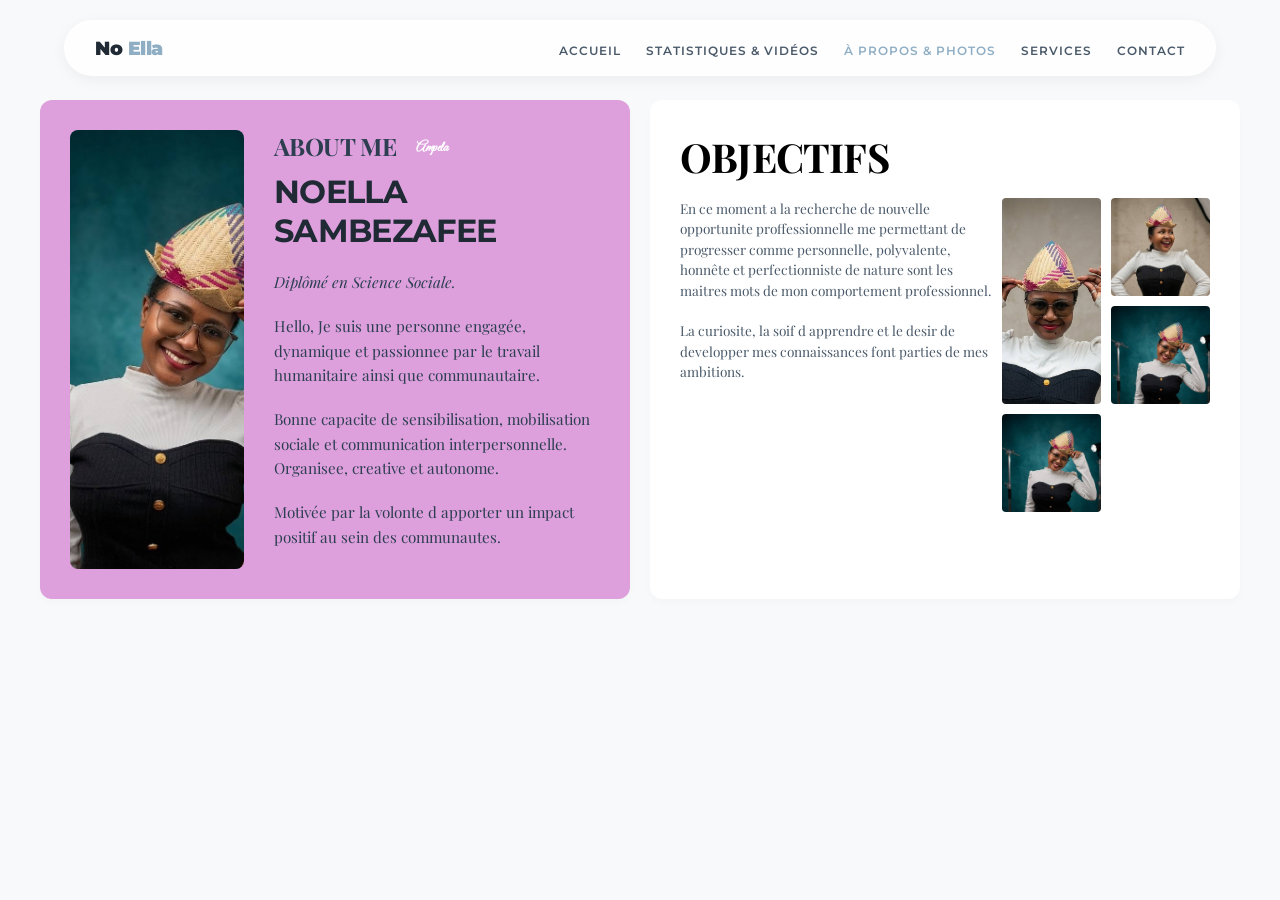
<file: about.html>
<!DOCTYPE html>
<html lang="fr">
<head>
    <meta charset="UTF-8">
    <meta name="viewport" content="width=device-width, initial-scale=1.0">
    <title>Portfolio</title>
    <!-- Importation des polices Google Fonts -->
    <link rel="preconnect" href="https://fonts.googleapis.com">
    <link rel="preconnect" href="https://fonts.gstatic.com" crossorigin>
    <link href="https://fonts.googleapis.com/css2?family=Great+Vibes&family=Montserrat:wght@400;700;900&family=Playfair+Display:ital,wght@0,400;0,700;1,400&display=swap" rel="stylesheet">
    <!-- FontAwesome pour les icônes -->
    <link rel="stylesheet" href="https://cdnjs.cloudflare.com/ajax/libs/font-awesome/6.4.0/css/all.min.css">
    <link rel="stylesheet" href="style.css">

    
</head>
<body>

    <header>
        <a href="hero.html" class="logo-menu">No <span>Ella</span></a>
        
        <button class="menu-toggle" id="mobile-menu-btn" aria-label="Menu">
            <span></span>
            <span></span>
            <span></span>
        </button>

        <ul class="nav-links" id="nav-links">
            <li><a href="hero.html">Accueil</a></li>
            <li><a href="stats_vid.html">Statistiques & Vidéos</a></li>
            <li><a href="about.html" class="active">À propos & Photos</a></li>
            <li><a href="service.html">Services</a></li>
            <li><a href="contact.html">Contact</a></li>
        </ul>
    </header>

        <div class="grid-2-col">
            <!-- SECTION 4 : ABOUT -->
            <section id="about" class="card section-bg">
                <div class="about-grid">
                    <img src="./images/image01.jpg" alt="About Arden">
                    <div class="about-text">
                        <h2>ABOUT ME <span class="script-subtitle">Ampela</span></h2>
                        <h3>NOELLA SAMBEZAFEE</h3>
                        <p><i>Diplômé en Science Sociale.</i></p>
                        <p>Hello, Je suis une personne engagée, dynamique et passionnee par le travail humanitaire ainsi que communautaire.</p>
                        <p>Bonne capacite de sensibilisation, mobilisation sociale et communication interpersonnelle. Organisee, creative et autonome.</p>
                        <p>Motivée par la volonte d apporter un impact positif au sein des communautes.</p>
                    </div>
                </div>
            </section>

            <!-- SECTION 5 : PHOTOGRAPHY -->
            <section id="photo" class="card section-bg-white">
                <h2 class="section-title">OBJECTIFS <span class="script-subtitle">Ampela</span></h2>
                <div class="photo-grid">
                    <div class="photo-text">
                        <p>En ce moment a la recherche de nouvelle opportunite proffessionnelle me permettant de progresser comme personnelle, polyvalente, honnête et perfectionniste de nature sont les maitres mots de mon comportement professionnel.</p><br>
                        <p>La curiosite, la soif d apprendre et le desir de developper mes connaissances font parties de mes ambitions.</p>
                    </div>
                    <div class="photo-collage">
                        <img src="./images/image03.jpg" class="tall" alt="Photo 1">
                        <img src="./images/image02.jpg" alt="Photo 2">
                        <img src="./images/image01.jpg" alt="Photo 3">
                        <img src="./images/image01.jpg" alt="Photo 4">
                    </div>
                </div>
            </section>
        </div>

<!-- JAVASCRIPT POUR LE MENU MOBILE ET LE SCROLL -->
    <script>
        document.addEventListener('DOMContentLoaded', function() {
            const menuToggle = document.getElementById('mobile-menu-btn');
            const navLinks = document.getElementById('nav-links');
            const links = navLinks.querySelectorAll('a');

            // 1. Ouvrir / Fermer le menu sur mobile
            menuToggle.addEventListener('click', function() {
                navLinks.classList.toggle('active');
                
                // Animation du burger vers croix
                const spans = this.querySelectorAll('span');
                if(navLinks.classList.contains('active')) {
                    spans[0].style.transform = 'rotate(45deg) translate(5px, 5px)';
                    spans[1].style.opacity = '0';
                    spans[2].style.transform = 'rotate(-45deg) translate(7px, -7px)';
                } else {
                    spans[0].style.transform = 'none';
                    spans[1].style.opacity = '1';
                    spans[2].style.transform = 'none';
                }
            });

            // 2. Fermer le menu automatiquement quand on clique sur un lien
            links.forEach(link => {
                link.addEventListener('click', function(e) {
                    // Fermer le menu mobile
                    navLinks.classList.remove('active');
                    const spans = menuToggle.querySelectorAll('span');
                    spans[0].style.transform = 'none';
                    spans[1].style.opacity = '1';
                    spans[2].style.transform = 'none';
                });
            });

            // 3. Mettre en surbrillance le lien actif lors du défilement (Scroll Spy)
            const sections = document.querySelectorAll('section[id]');
            
            window.addEventListener('scroll', function() {
                let current = '';
                sections.forEach(section => {
                    const sectionTop = section.offsetTop - 150; // Marge ajustable
                    if (scrollY >= sectionTop) {
                        current = section.getAttribute('id');
                    }
                });

                links.forEach(link => {
                    link.classList.remove('active');
                    if (link.getAttribute('href') === '#' + current) {
                        link.classList.add('active');
                    }
                });
            });
        });
    </script>
</body>
</html>
</file>
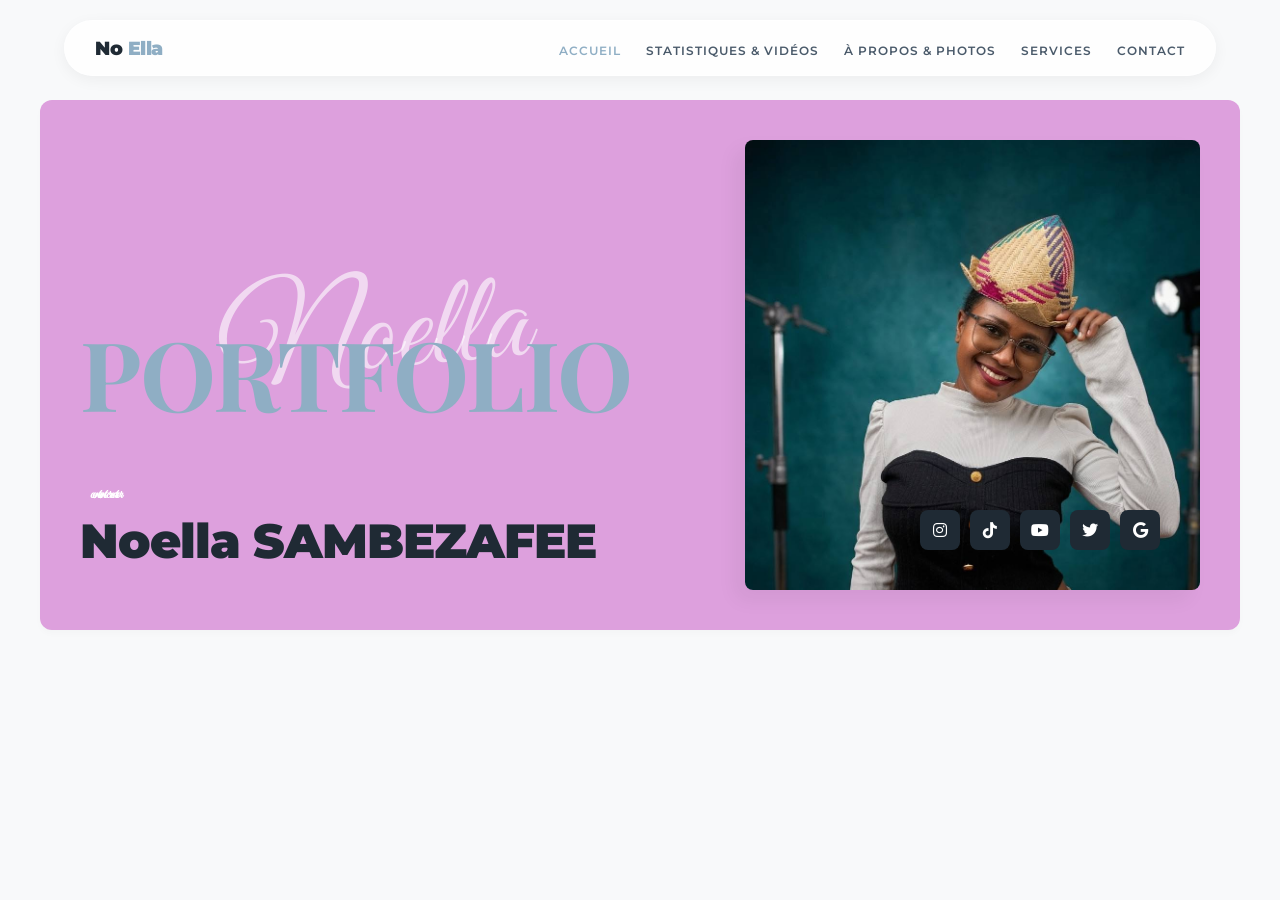
<file: hero.html>
<!DOCTYPE html>
<html lang="fr">
<head>
    <meta charset="UTF-8">
    <meta name="viewport" content="width=device-width, initial-scale=1.0">
    <title>Portfolio</title>
    <!-- Importation des polices Google Fonts -->
    <link rel="preconnect" href="https://fonts.googleapis.com">
    <link rel="preconnect" href="https://fonts.gstatic.com" crossorigin>
    <link href="https://fonts.googleapis.com/css2?family=Great+Vibes&family=Montserrat:wght@400;700;900&family=Playfair+Display:ital,wght@0,400;0,700;1,400&display=swap" rel="stylesheet">
    <!-- FontAwesome pour les icônes -->
    <link rel="stylesheet" href="https://cdnjs.cloudflare.com/ajax/libs/font-awesome/6.4.0/css/all.min.css">
    <link rel="stylesheet" href="style.css">

    
</head>
<body>

    <!-- MENU DE NAVIGATION (HEADER) -->
    <header>
        <a href="hero.html" class="logo-menu">No <span>Ella</span></a>
        
        <button class="menu-toggle" id="mobile-menu-btn" aria-label="Menu">
            <span></span>
            <span></span>
            <span></span>
        </button>

        <ul class="nav-links" id="nav-links">
            <li><a href="hero.html" class="active">Accueil</a></li>
            <li><a href="stats_vid.html">Statistiques & Vidéos</a></li>
            <li><a href="about.html">À propos & Photos</a></li>
            <li><a href="service.html">Services</a></li>
            <li><a href="contact.html">Contact</a></li>
        </ul>
    </header>

    <!-- CONTENU PRINCIPAL -->
    <div class="container">

        <!-- SECTION 1 : HERO -->
        <section id="hero" class="card hero">
            <div class="hero-background-script">Noella</div>
            <div class="hero-content">
                <h1>PORTFOLIO <span class="script-subtitle">content creator</span></h1>
                <div class="name">Noella SAMBEZAFEE</div>
            </div>
            <div class="hero-image">
                <img src="./images/image01.jpg" alt="Arden Vale Profile">
                <div class="social-icons">
                    <a href="#"><i class="fab fa-instagram"></i></a>
                    <a href="#"><i class="fab fa-tiktok"></i></a>
                    <a href="#"><i class="fab fa-youtube"></i></a>
                    <a href="#"><i class="fab fa-twitter"></i></a>
                    <a href="#"><i class="fab fa-google"></i></a>
                </div>
            </div>
        </section>

    <!-- JAVASCRIPT POUR LE MENU MOBILE ET LE SCROLL -->
    <script>
        document.addEventListener('DOMContentLoaded', function() {
            const menuToggle = document.getElementById('mobile-menu-btn');
            const navLinks = document.getElementById('nav-links');
            const links = navLinks.querySelectorAll('a');

            // 1. Ouvrir / Fermer le menu sur mobile
            menuToggle.addEventListener('click', function() {
                navLinks.classList.toggle('active');
                
                // Animation du burger vers croix
                const spans = this.querySelectorAll('span');
                if(navLinks.classList.contains('active')) {
                    spans[0].style.transform = 'rotate(45deg) translate(5px, 5px)';
                    spans[1].style.opacity = '0';
                    spans[2].style.transform = 'rotate(-45deg) translate(7px, -7px)';
                } else {
                    spans[0].style.transform = 'none';
                    spans[1].style.opacity = '1';
                    spans[2].style.transform = 'none';
                }
            });

            // 2. Fermer le menu automatiquement quand on clique sur un lien
            links.forEach(link => {
                link.addEventListener('click', function(e) {
                    // Fermer le menu mobile
                    navLinks.classList.remove('active');
                    const spans = menuToggle.querySelectorAll('span');
                    spans[0].style.transform = 'none';
                    spans[1].style.opacity = '1';
                    spans[2].style.transform = 'none';
                });
            });

            // 3. Mettre en surbrillance le lien actif lors du défilement (Scroll Spy)
            const sections = document.querySelectorAll('section[id]');
            
            window.addEventListener('scroll', function() {
                let current = '';
                sections.forEach(section => {
                    const sectionTop = section.offsetTop - 150; // Marge ajustable
                    if (scrollY >= sectionTop) {
                        current = section.getAttribute('id');
                    }
                });

                links.forEach(link => {
                    link.classList.remove('active');
                    if (link.getAttribute('href') === '#' + current) {
                        link.classList.add('active');
                    }
                });
            });
        });
    </script>

</body>
</html>
</file>
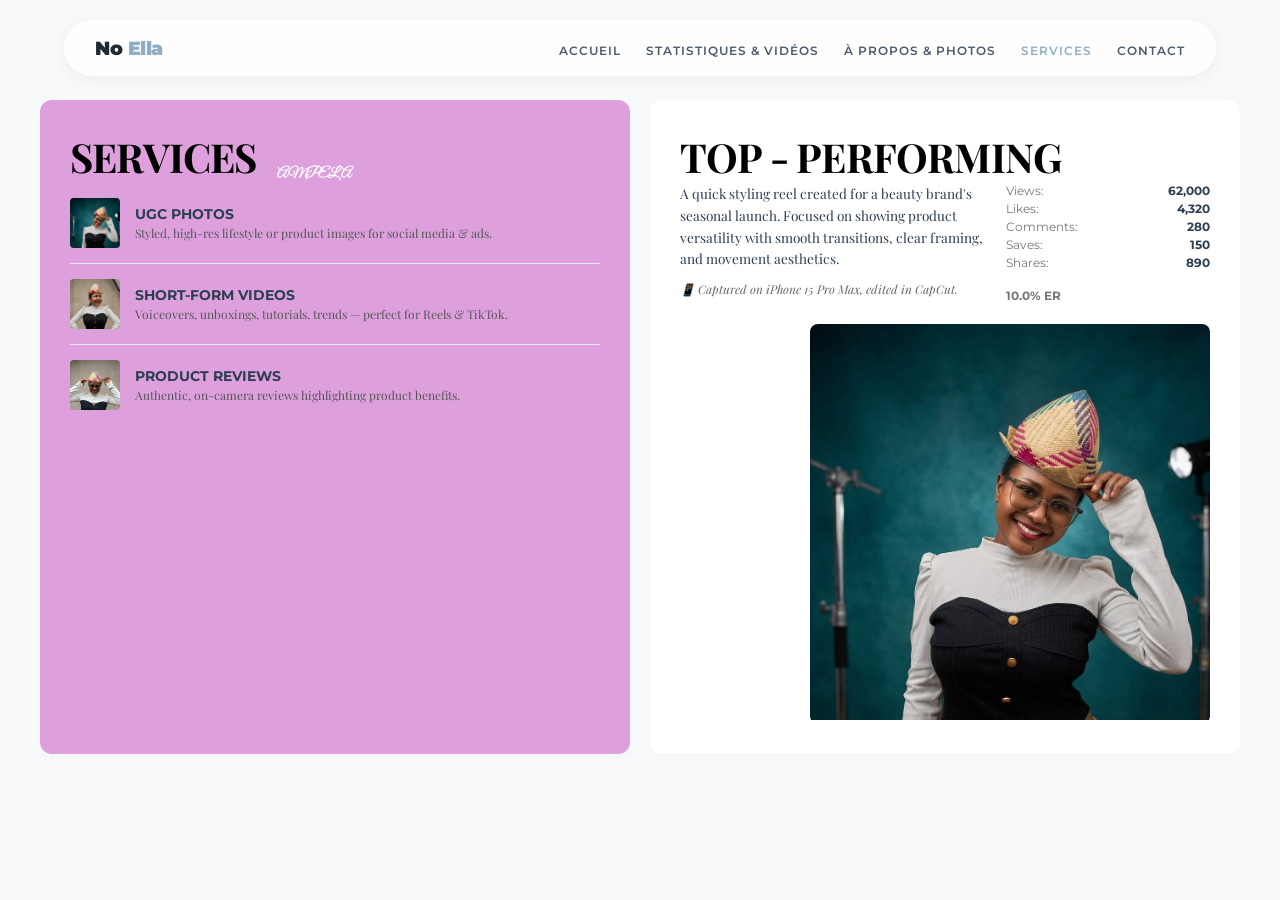
<file: service.html>
<!DOCTYPE html>
<html lang="fr">
<head>
    <meta charset="UTF-8">
    <meta name="viewport" content="width=device-width, initial-scale=1.0">
    <title>Portfolio</title>
    <!-- Importation des polices Google Fonts -->
    <link rel="preconnect" href="https://fonts.googleapis.com">
    <link rel="preconnect" href="https://fonts.gstatic.com" crossorigin>
    <link href="https://fonts.googleapis.com/css2?family=Great+Vibes&family=Montserrat:wght@400;700;900&family=Playfair+Display:ital,wght@0,400;0,700;1,400&display=swap" rel="stylesheet">
    <!-- FontAwesome pour les icônes -->
    <link rel="stylesheet" href="https://cdnjs.cloudflare.com/ajax/libs/font-awesome/6.4.0/css/all.min.css">
    <link rel="stylesheet" href="style.css">

    
</head>
<body>
    
    <header>
        <a href="hero.html" class="logo-menu">No <span>Ella</span></a>
        
        <button class="menu-toggle" id="mobile-menu-btn" aria-label="Menu">
            <span></span>
            <span></span>
            <span></span>
        </button>

        <ul class="nav-links" id="nav-links">
            <li><a href="hero.html">Accueil</a></li>
            <li><a href="stats_vid.html">Statistiques & Vidéos</a></li>
            <li><a href="about.html">À propos & Photos</a></li>
            <li><a href="service.html" class="active">Services</a></li>
            <li><a href="contact.html">Contact</a></li>
        </ul>
    </header>

        <div class="grid-2-col">
            <!-- SECTION 6 : SERVICES -->
            <section id="services" class="card section-bg">
                <h2 class="section-title">SERVICES <span class="script-subtitle">Ampela</span></h2>
                <div class="services-list">
                    <div class="service-item">
                        <div class="service-icon"><img src="./images/image01.jpg" alt="Icon"></div>
                        <div class="service-info">
                            <h4>UGC PHOTOS</h4>
                            <p>Styled, high-res lifestyle or product images for social media & ads.</p>
                        </div>
                    </div>
                    <div class="service-item">
                        <div class="service-icon"><img src="./images/image02.jpg" alt="Icon"></div>
                        <div class="service-info">
                            <h4>SHORT-FORM VIDEOS</h4>
                            <p>Voiceovers, unboxings, tutorials, trends — perfect for Reels & TikTok.</p>
                        </div>
                    </div>
                    <div class="service-item">
                        <div class="service-icon"><img src="./images/image03.jpg" alt="Icon"></div>
                        <div class="service-info">
                            <h4>PRODUCT REVIEWS</h4>
                            <p>Authentic, on-camera reviews highlighting product benefits.</p>
                        </div>
                    </div>
                </div>
            </section>

            <!-- SECTION 7 : TOP PERFORMING VIDEO -->
            <section id="top-video" class="card section-bg-white">
                <h2 class="section-title">TOP - PERFORMING <span class="script-subtitle">video</span></h2>
                <div class="top-video-layout">
                    <div class="top-video-text">
                        <p>A quick styling reel created for a beauty brand's seasonal launch. Focused on showing product versatility with smooth transitions, clear framing, and movement aesthetics.</p>
                        <p class="sub">📱 Captured on iPhone 15 Pro Max, edited in CapCut.</p>
                    </div>
                    <div class="top-video-metrics">
                        <div class="metric-row"><span>Views:</span> <span>62,000</span></div>
                        <div class="metric-row"><span>Likes:</span> <span>4,320</span></div>
                        <div class="metric-row"><span>Comments:</span> <span>280</span></div>
                        <div class="metric-row"><span>Saves:</span> <span>150</span></div>
                        <div class="metric-row"><span>Shares:</span> <span>890</span></div>
                        <br>
                        <div class="metric-row" style="font-weight: 700; color: #2c3e50;"><span>10.0% ER</span></div>
                    </div>
                </div>
                <div class="top-img-wrap" style="margin-top: 15px; max-width: 400px; margin-left: auto;">
                    <img src="./images/image01.jpg" alt="Top Performing Video">
                </div>
            </section>
        </div>

<!-- JAVASCRIPT POUR LE MENU MOBILE ET LE SCROLL -->
    <script>
        document.addEventListener('DOMContentLoaded', function() {
            const menuToggle = document.getElementById('mobile-menu-btn');
            const navLinks = document.getElementById('nav-links');
            const links = navLinks.querySelectorAll('a');

            // 1. Ouvrir / Fermer le menu sur mobile
            menuToggle.addEventListener('click', function() {
                navLinks.classList.toggle('active');
                
                // Animation du burger vers croix
                const spans = this.querySelectorAll('span');
                if(navLinks.classList.contains('active')) {
                    spans[0].style.transform = 'rotate(45deg) translate(5px, 5px)';
                    spans[1].style.opacity = '0';
                    spans[2].style.transform = 'rotate(-45deg) translate(7px, -7px)';
                } else {
                    spans[0].style.transform = 'none';
                    spans[1].style.opacity = '1';
                    spans[2].style.transform = 'none';
                }
            });

            // 2. Fermer le menu automatiquement quand on clique sur un lien
            links.forEach(link => {
                link.addEventListener('click', function(e) {
                    // Fermer le menu mobile
                    navLinks.classList.remove('active');
                    const spans = menuToggle.querySelectorAll('span');
                    spans[0].style.transform = 'none';
                    spans[1].style.opacity = '1';
                    spans[2].style.transform = 'none';
                });
            });

            // 3. Mettre en surbrillance le lien actif lors du défilement (Scroll Spy)
            const sections = document.querySelectorAll('section[id]');
            
            window.addEventListener('scroll', function() {
                let current = '';
                sections.forEach(section => {
                    const sectionTop = section.offsetTop - 150; // Marge ajustable
                    if (scrollY >= sectionTop) {
                        current = section.getAttribute('id');
                    }
                });

                links.forEach(link => {
                    link.classList.remove('active');
                    if (link.getAttribute('href') === '#' + current) {
                        link.classList.add('active');
                    }
                });
            });
        });
    </script>
</body>
</html>
</file>
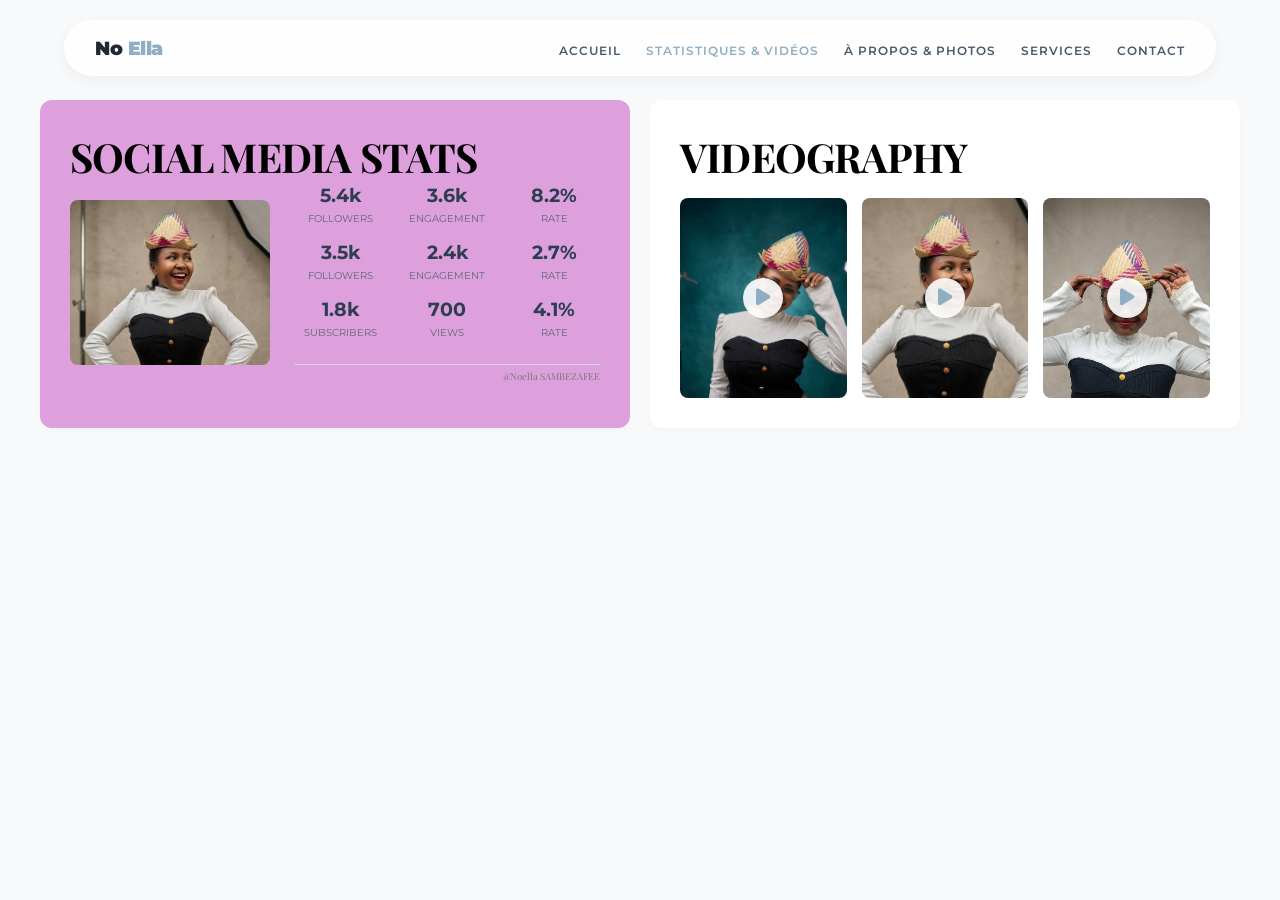
<file: stats_vid.html>
<!DOCTYPE html>
<html lang="fr">
<head>
    <meta charset="UTF-8">
    <meta name="viewport" content="width=device-width, initial-scale=1.0">
    <title>Portfolio</title>
    <!-- Importation des polices Google Fonts -->
    <link rel="preconnect" href="https://fonts.googleapis.com">
    <link rel="preconnect" href="https://fonts.gstatic.com" crossorigin>
    <link href="https://fonts.googleapis.com/css2?family=Great+Vibes&family=Montserrat:wght@400;700;900&family=Playfair+Display:ital,wght@0,400;0,700;1,400&display=swap" rel="stylesheet">
    <!-- FontAwesome pour les icônes -->
    <link rel="stylesheet" href="https://cdnjs.cloudflare.com/ajax/libs/font-awesome/6.4.0/css/all.min.css">
    <link rel="stylesheet" href="style.css">

    
</head>
<body>

    <header>
        <a href="hero.html" class="logo-menu">No <span>Ella</span></a>
        
        <button class="menu-toggle" id="mobile-menu-btn" aria-label="Menu">
            <span></span>
            <span></span>
            <span></span>
        </button>

        <ul class="nav-links" id="nav-links">
            <li><a href="hero.html">Accueil</a></li>
            <li><a href="stats_vid.html" class="active">Statistiques & Vidéos</a></li>
            <li><a href="about.html">À propos & Photos</a></li>
            <li><a href="service.html">Services</a></li>
            <li><a href="contact.html">Contact</a></li>
        </ul>
    </header>

        <div class="grid-2-col">
            <!-- SECTION 2 : STATS -->
            <section id="stats" class="card section-bg">
                <h2 class="section-title">SOCIAL MEDIA STATS</h2>
                <div class="stats-layout">
                    <img src="./images/image02.jpg" alt="Creator">
                    <div class="stats-grid">
                        <div class="stat-col"><span class="stat-val">5.4k</span><span class="stat-label">FOLLOWERS</span></div>
                        <div class="stat-col"><span class="stat-val">3.6k</span><span class="stat-label">ENGAGEMENT</span></div>
                        <div class="stat-col"><span class="stat-val">8.2%</span><span class="stat-label">RATE</span></div>
                        
                        <div class="stat-col"><span class="stat-val">3.5k</span><span class="stat-label">FOLLOWERS</span></div>
                        <div class="stat-col"><span class="stat-val">2.4k</span><span class="stat-label">ENGAGEMENT</span></div>
                        <div class="stat-col"><span class="stat-val">2.7%</span><span class="stat-label">RATE</span></div>

                        <div class="stat-col"><span class="stat-val">1.8k</span><span class="stat-label">SUBSCRIBERS</span></div>
                        <div class="stat-col"><span class="stat-val">700</span><span class="stat-label">VIEWS</span></div>
                        <div class="stat-col"><span class="stat-val">4.1%</span><span class="stat-label">RATE</span></div>
                        <div class="stat-total">@Noella SAMBEZAFEE</div>
                    </div>
                </div>
            </section>

            <!-- SECTION 3 : VIDEOGRAPHY -->
            <section id="video" class="card section-bg-white">
                <h2 class="section-title">VIDEOGRAPHY <span class="script-subtitle">content creator</span></h2>
                <div class="video-grid">
                    <div class="video-thumb">
                        <img src="./images/image01.jpg" alt="Video 1">
                        <div class="play-btn"><i class="fas fa-play"></i></div>
                    </div>
                    <div class="video-thumb">
                        <img src="./images/image02.jpg" alt="Video 2">
                        <div class="play-btn"><i class="fas fa-play"></i></div>
                    </div>
                    <div class="video-thumb">
                        <img src="./images/image03.jpg" alt="Video 3">
                        <div class="play-btn"><i class="fas fa-play"></i></div>
                    </div>
                </div>
            </section>
        </div>

<!-- JAVASCRIPT POUR LE MENU MOBILE ET LE SCROLL -->
    <script>
        document.addEventListener('DOMContentLoaded', function() {
            const menuToggle = document.getElementById('mobile-menu-btn');
            const navLinks = document.getElementById('nav-links');
            const links = navLinks.querySelectorAll('a');

            // 1. Ouvrir / Fermer le menu sur mobile
            menuToggle.addEventListener('click', function() {
                navLinks.classList.toggle('active');
                
                // Animation du burger vers croix
                const spans = this.querySelectorAll('span');
                if(navLinks.classList.contains('active')) {
                    spans[0].style.transform = 'rotate(45deg) translate(5px, 5px)';
                    spans[1].style.opacity = '0';
                    spans[2].style.transform = 'rotate(-45deg) translate(7px, -7px)';
                } else {
                    spans[0].style.transform = 'none';
                    spans[1].style.opacity = '1';
                    spans[2].style.transform = 'none';
                }
            });

            // 2. Fermer le menu automatiquement quand on clique sur un lien
            links.forEach(link => {
                link.addEventListener('click', function(e) {
                    // Fermer le menu mobile
                    navLinks.classList.remove('active');
                    const spans = menuToggle.querySelectorAll('span');
                    spans[0].style.transform = 'none';
                    spans[1].style.opacity = '1';
                    spans[2].style.transform = 'none';
                });
            });

            // 3. Mettre en surbrillance le lien actif lors du défilement (Scroll Spy)
            const sections = document.querySelectorAll('section[id]');
            
            window.addEventListener('scroll', function() {
                let current = '';
                sections.forEach(section => {
                    const sectionTop = section.offsetTop - 150; // Marge ajustable
                    if (scrollY >= sectionTop) {
                        current = section.getAttribute('id');
                    }
                });

                links.forEach(link => {
                    link.classList.remove('active');
                    if (link.getAttribute('href') === '#' + current) {
                        link.classList.add('active');
                    }
                });
            });
        });
    </script>
</body>
</html>
</file>
<file: style.css>
/* --- RESET & GLOBAL --- */
        * { margin: 0; padding: 0; box-sizing: border-box; }

        body {
            font-family: 'Playfair Display', serif;
            background-color: #f8f9fa;
            color: #2c3e50;
            padding: 40px;
            padding-top: 100px; /* Important : Pour que le contenu ne passe pas sous le menu fixe */
            display: flex;
            justify-content: center;
        }

        .container {
            max-width: 1200px;
            width: 100%;
            display: flex;
            flex-direction: column;
            gap: 20px;
        }

        /* --- COULEURS & TYPOGRAPHIE --- */
        :root {
            --bg-light-blue: #e0ecf5;
            --bg-card: #f2f6fa;
            --text-dark: #1f2a34;
            --accent-blue: #8faec4;
        }

        h1, h2, h3 { font-weight: 700; letter-spacing: -0.02em; }
        .script-title { font-family: 'Great Vibes', cursive; color: var(--accent-blue); }
        .script-subtitle { font-family: 'Great Vibes', cursive; color: #ffffff; font-size: 0.9rem; margin-left: 10px; }
        .section-title { font-size: 2.5rem; color: black; text-transform: uppercase; display: flex; align-items: flex-end; gap: 10px; flex-wrap: wrap; }
        
        .card {
            background: #fff;
            border-radius: 12px;
            overflow: hidden;
            box-shadow: 0 4px 6px rgba(0,0,0,0.02);
        }

        /* --- NAVIGATION HEADER (MENU) --- */
        header {
            position: fixed;
            top: 20px;
            left: 50%;
            transform: translateX(-50%);
            width: 90%;
            max-width: 1200px;
            background: rgba(255, 255, 255, 0.8);
            backdrop-filter: blur(10px);
            padding: 15px 30px;
            border-radius: 50px;
            display: flex;
            justify-content: space-between;
            align-items: center;
            z-index: 1000;
            box-shadow: 0 4px 15px rgba(0,0,0,0.05);
            border: 1px solid rgba(255,255,255,0.4);
        }

        .logo-menu {
            font-family: 'Montserrat', sans-serif;
            font-weight: 900;
            font-size: 1.2rem;
            color: var(--text-dark);
            letter-spacing: -0.5px;
            text-decoration: none;
        }
        .logo-menu span { color: var(--accent-blue); }

        .nav-links {
            display: flex;
            gap: 25px;
            list-style: none;
            align-items: center;
        }

        .nav-links a {
            text-decoration: none;
            font-family: 'Montserrat', sans-serif;
            font-size: 0.75rem;
            font-weight: 600;
            color: #4a5a6a;
            text-transform: uppercase;
            letter-spacing: 1px;
            transition: color 0.3s ease;
            position: relative;
        }

        .nav-links a:hover, .nav-links a.active {
            color: var(--accent-blue);
        }

        /* Petit trait souligné au survol */
        .nav-links a::after {
            content: '';
            position: absolute;
            width: 0;
            height: 2px;
            bottom: -4px;
            left: 0;
            background-color: var(--accent-blue);
            transition: width 0.3s ease;
        }
        .nav-links a:hover::after { width: 100%; }

        /* Bouton Burger pour Mobile */
        .menu-toggle {
            display: none;
            flex-direction: column;
            cursor: pointer;
            background: none;
            border: none;
        }
        .menu-toggle span {
            width: 25px;
            height: 3px;
            background-color: var(--text-dark);
            margin: 3px 0;
            border-radius: 5px;
            transition: 0.3s;
        }

        /* --- HERO SECTION --- */
        .hero {
            background: plum;
            position: relative;
            padding: 40px;
            display: grid;
            grid-template-columns: 1fr 1.2fr;
            align-items: end;
            min-height: 500px;
        }

        .hero-content { z-index: 2; padding-bottom: 20px; }
        .hero-content h1 { font-size: 6rem; color: var(--accent-blue); line-height: 0.9; margin-bottom: 10px; }
        .hero-content .name { font-family: 'Montserrat', sans-serif; font-weight: 900; font-size: 3rem; color: var(--text-dark); letter-spacing: -1px; margin-top: 10px; }
        .hero-background-script { position: absolute; top: 30%; left: 15%; font-family: 'Great Vibes', cursive; font-size: 8rem; color: rgba(255, 255, 255, 0.6); z-index: 1; transform: rotate(-5deg); pointer-events: none; }
        .hero-image { position: relative; height: 100%; display: flex; justify-content: flex-end; align-items: flex-end; z-index: 2; }
        .hero-image img { max-height: 450px; object-fit: contain; border-radius: 8px; box-shadow: -10px 10px 20px rgba(0,0,0,0.05); }

        .social-icons {
            position: absolute;
            bottom: 40px;
            right: 40px;
            display: flex;
            gap: 10px;
        }
        .social-icons a {
            background: var(--text-dark);
            color: #fff;
            width: 40px;
            height: 40px;
            border-radius: 8px;
            display: flex;
            justify-content: center;
            align-items: center;
            text-decoration: none;
            transition: 0.3s;
        }
        .social-icons a:hover { background: var(--accent-blue); transform: translateY(-3px); }

        /* --- GRID SYSTEM --- */
        .grid-2-col { display: grid; grid-template-columns: 1fr 1fr; gap: 20px; }
        .section-bg { background: plum; padding: 30px; border-radius: 12px; }
        .section-bg-white { background: #fff; padding: 30px; border-radius: 12px; }

        /* --- STATS SECTION --- */
        .stats-layout { display: grid; grid-template-columns: 1fr 1.5fr; gap: 20px; align-items: center; }
        .stats-layout img { width: 100%; max-width: 200px; border-radius: 8px; }
        .stats-grid { display: grid; grid-template-columns: 1fr 1fr 1fr; gap: 15px; text-align: center; }
        .stat-col { font-size: 0.8rem; }
        .stat-val { font-family: 'Montserrat', sans-serif; font-weight: 700; font-size: 1.2rem; display: block; }
        .stat-label { font-family: 'Montserrat', sans-serif; font-size: 0.65rem; color: #5a6a7a; display: block; margin-top: 5px; }
        .stat-total { grid-column: 1 / -1; text-align: right; font-size: 0.6rem; color: #777; margin-top: 10px; border-top: 1px solid #ccd8e4; padding-top: 5px; }

        /* --- VIDEOGRAPHY --- */
        .video-grid { display: grid; grid-template-columns: 1fr 1fr 1fr; gap: 15px; margin-top: 15px; }
        .video-thumb { position: relative; border-radius: 8px; overflow: hidden; }
        .video-thumb img { width: 100%; height: 200px; object-fit: cover; display: block; }
        .play-btn { position: absolute; top: 50%; left: 50%; transform: translate(-50%, -50%); background: rgba(255,255,255,0.9); width: 40px; height: 40px; border-radius: 50%; display: flex; justify-content: center; align-items: center; color: var(--accent-blue); font-size: 1.2rem; }

        /* --- ABOUT --- */
        .about-grid { display: grid; grid-template-columns: 0.8fr 1.5fr; gap: 30px; }
        .about-grid img { width: 100%; border-radius: 8px; object-fit: cover; height: 100%; }
        .about-text h2 { margin-bottom: 10px; display: flex; align-items: flex-end; gap: 10px; }
        .about-text h2 span { margin-bottom: 5px; }
        .about-text h3 { font-family: 'Montserrat', sans-serif; font-weight: 700; font-size: 2rem; color: var(--text-dark); margin-bottom: 20px; }
        .about-text p { line-height: 1.6; margin-bottom: 20px; font-size: 0.95rem; }

        /* --- PHOTOGRAPHY --- */
        .photo-grid { display: grid; grid-template-columns: 1.5fr 1fr; gap: 10px; margin-top: 15px; }
        .photo-collage { display: grid; grid-template-columns: 1fr 1fr; grid-template-rows: 1fr 1fr; gap: 10px; }
        .photo-collage img { width: 100%; height: 100%; object-fit: cover; border-radius: 4px; }
        .photo-collage .tall { grid-row: 1 / span 2; }
        .photo-text { font-size: 0.85rem; line-height: 1.5; color: #4a5a6a; margin-bottom: 15px; }

        /* --- SERVICES --- */
        .services-list { display: flex; flex-direction: column; gap: 15px; margin-top: 15px; }
        .service-item { display: flex; gap: 15px; align-items: center; border-bottom: 1px solid #e0ecf5; padding-bottom: 15px; }
        .service-item:last-child { border-bottom: none; padding-bottom: 0; }
        .service-icon { width: 50px; height: 50px; border-radius: 4px; background: #eee; overflow: hidden; flex-shrink: 0; }
        .service-icon img { width: 100%; height: 100%; object-fit: cover; }
        .service-info h4 { font-family: 'Montserrat', sans-serif; font-weight: 700; font-size: 0.9rem; margin-bottom: 2px; }
        .service-info p { font-size: 0.75rem; color: #555; line-height: 1.4; }

        /* --- TOP PERFORMING VIDEO --- */
        .top-video-layout { display: grid; grid-template-columns: 1.5fr 1fr; gap: 20px; }
        .top-video-text p { font-size: 0.85rem; line-height: 1.6; margin-bottom: 10px; }
        .top-video-text .sub { color: #666; font-size: 0.75rem; font-style: italic; }
        .top-video-metrics { text-align: right; font-family: 'Montserrat', sans-serif; font-size: 0.75rem; }
        .metric-row { display: flex; justify-content: space-between; margin-bottom: 3px; }
        .metric-row span:first-child { color: #777; }
        .metric-row span:last-child { font-weight: 700; }
        .top-img-wrap { position: relative; border-radius: 8px; overflow: hidden; }
        .top-img-wrap img { width: 100%; height: 100%; object-fit: cover; }

        /* --- FOOTER --- */
        .footer-grid { display: grid; grid-template-columns: 1fr 1fr; gap: 20px; margin-top: 20px; }
        .footer-box { background: plum; padding: 40px; border-radius: 12px; justify-content: center; align-items: center; min-height: 100px; }
        .footer-box h2 { color: white; font-size: 2.5rem; text-transform: uppercase; display: flex; align-items: center; gap: 10px;}
        
        /* --- RESPONSIVE --- */
        @media (max-width: 992px) {
            .grid-2-col { grid-template-columns: 1fr; }
            .hero { grid-template-columns: 1fr; text-align: center; padding-bottom: 80px; }
            .hero-image { justify-content: center; margin-top: 20px; }
            .hero-image img { max-height: 300px; }
            .hero-background-script { display: none; }
            .social-icons { bottom: 20px; right: 50%; transform: translateX(50%); }
            .stats-layout { grid-template-columns: 1fr; text-align: center; }
            .stats-layout img { margin: 0 auto; }
            .about-grid { grid-template-columns: 1fr; }
            .photo-grid { grid-template-columns: 1fr; }
            .top-video-layout { grid-template-columns: 1fr; }
            .footer-grid { grid-template-columns: 1fr; }
        }

        @media (max-width: 768px) {
            body { padding-top: 80px; }
            
            .menu-toggle { display: flex; }
            
            .nav-links {
                display: none;
                flex-direction: column;
                position: absolute;
                top: 70px;
                left: 0;
                width: 100%;
                background: rgba(255, 255, 255, 0.98);
                backdrop-filter: blur(10px);
                padding: 20px;
                border-radius: 0 0 20px 20px;
                box-shadow: 0 10px 20px rgba(0,0,0,0.05);
                gap: 15px;
            }
            
            .nav-links.active {
                display: flex;
            }

            .nav-links a {
                font-size: 0.9rem;
                padding: 10px 0;
                width: 100%;
                text-align: center;
                border-bottom: 1px solid #eee;
            }
            .nav-links a:last-child { border-bottom: none; }
        }
</file>
